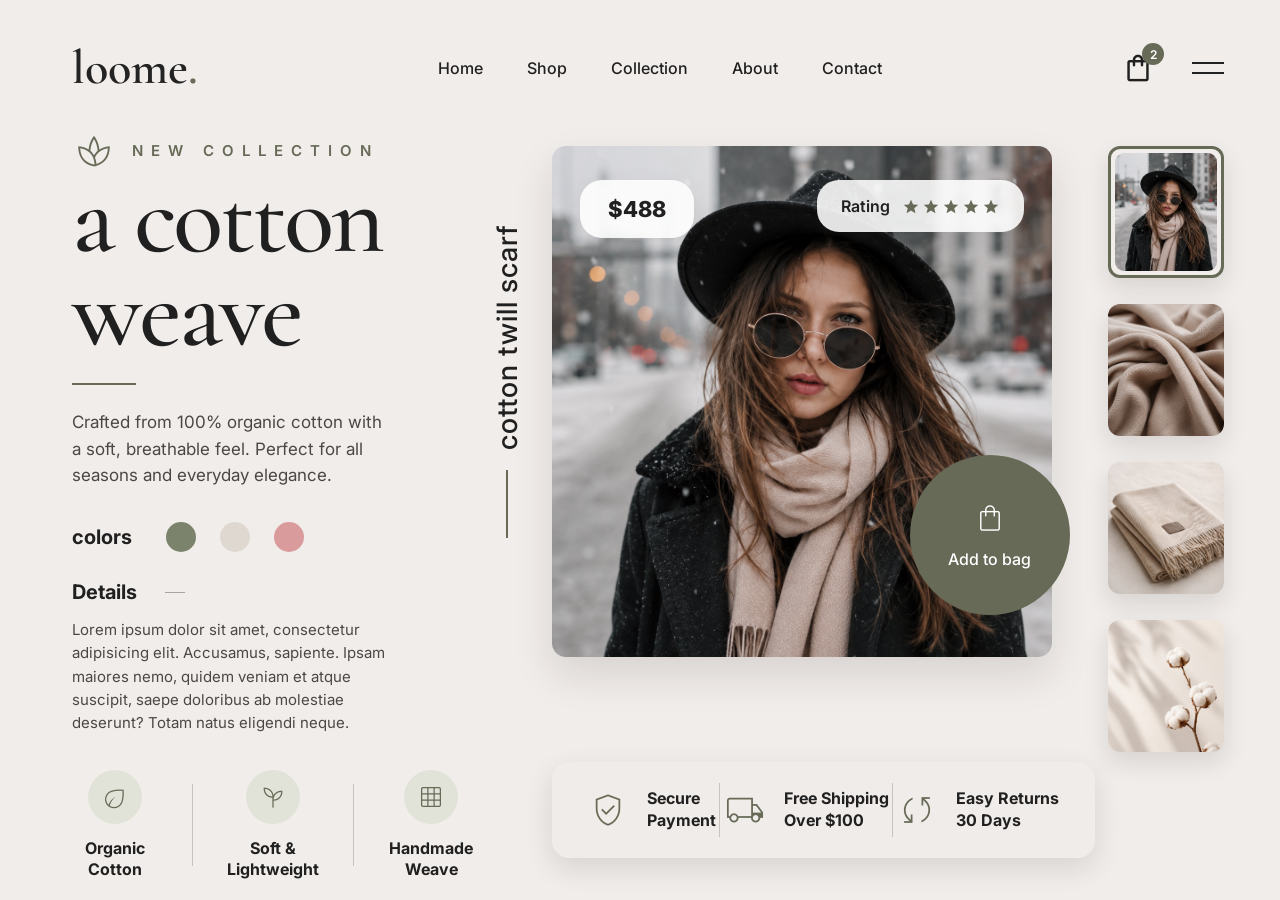
<file: loome-fashion-ui/index.html>
<!doctype html>
<html lang="en">
  <head>
    <meta charset="UTF-8" />
    <meta name="viewport" content="width=device-width, initial-scale=1.0" />
    <title>Loome.</title>

    <!-- Google Fonts -->
    <link
      href="https://fonts.googleapis.com/css2?family=Cormorant+Garamond:wght@400;500;600;700&family=Inter:wght@300;400;500;600;700&display=swap"
      rel="stylesheet"
    />

    <!-- Google Icons -->
    <link
      rel="stylesheet"
      href="https://fonts.googleapis.com/css2?family=Material+Symbols+Outlined"
    />

    <link rel="stylesheet" href="style.css" />
  </head>

  <body>
    <nav>
      <span class="logo-text">loome<span>.</span></span>

      <ul class="nav-link-container">
        <li class="navlink"><a href="#">Home</a></li>
        <li class="navlink"><a href="#">Shop</a></li>
        <li class="navlink"><a href="#">Collection</a></li>
        <li class="navlink"><a href="#">About</a></li>
        <li class="navlink"><a href="#">Contact</a></li>
      </ul>

      <div class="nav-icons">
        <div class="shopping-bag-icon">
          <div class="cart-value">2</div>
          <span class="material-symbols-outlined">shopping_bag</span>
        </div>

        <div class="menu-icon-open">
          <div class="line-1"></div>
          <div class="line-2"></div>
        </div>
      </div>
    </nav>

    <main>
      <div class="left">
        <div class="tag">
          <span class="material-symbols-outlined">spa</span>
          <span class="text">New Collection</span>
        </div>

        <h1>a cotton <br />weave</h1>

        <div class="divider-1"></div>

        <p class="hero-description">
          Crafted from 100% organic cotton with <br />
          a soft, breathable feel. Perfect for all <br />
          seasons and everyday elegance.
        </p>

        <div class="color-section">
          <span class="color-title">colors</span>

          <div class="color-options">
            <span class="color-dot olive"></span>
            <span class="color-dot beige"></span>
            <span class="color-dot pink"></span>
          </div>
        </div>

        <div class="details-section">
          <div class="details-heading">
            <span>Details</span>
            <div class="details-line"></div>
          </div>

          <p class="details-text">
            Lorem ipsum dolor sit amet, consectetur <br />
            adipisicing elit. Accusamus, sapiente. Ipsam <br />
            maiores nemo, quidem veniam et atque <br />
            suscipit, saepe doloribus ab molestiae <br />
            deserunt? Totam natus eligendi neque.
          </p>
        </div>

        <div class="feature-row">
          <div class="feature-card">
            <div class="feature-icon">
              <span class="material-symbols-outlined">eco</span>
            </div>
            <p>Organic <br />Cotton</p>
          </div>

          <div class="feature-divider"></div>

          <div class="feature-card">
            <div class="feature-icon">
              <span class="material-symbols-outlined">psychiatry</span>
            </div>
            <p>Soft & <br />Lightweight</p>
          </div>

          <div class="feature-divider"></div>

          <div class="feature-card">
            <div class="feature-icon">
              <span class="material-symbols-outlined">grid_on</span>
            </div>
            <p>Handmade <br />Weave</p>
          </div>
        </div>
      </div>

      <div class="right">
        <div class="product-showcase">
          <div class="price-pill">$488</div>

          <div class="rating-pill">
            <span>Rating</span>
            <div class="stars">
              <span class="material-symbols-outlined">star</span>
              <span class="material-symbols-outlined">star</span>
              <span class="material-symbols-outlined">star</span>
              <span class="material-symbols-outlined">star</span>
              <span class="material-symbols-outlined">star</span>
            </div>
          </div>

          <img
            src="./assets/01-girl.png"
            alt="Woman wearing cotton scarf"
            class="hero-img"
          />

          <div class="vertical-text">
            <span>cotton twill scarf</span>
            <div></div>
          </div>

          <button class="add-to-bag">
            <span class="material-symbols-outlined">shopping_bag</span>
            <span>Add to bag</span>
          </button>
        </div>

        <div class="side-gallery">
          <div class="gallery-card active">
            <img src="./assets/01-girl.png" alt="Scarf model" />
          </div>

          <div class="gallery-card">
            <img src="./assets/02-scarf.png" alt="Scarf fabric" />
          </div>

          <div class="gallery-card">
            <img src="./assets/03-scarf-folded.png" alt="Folded scarf" />
          </div>

          <div class="gallery-card">
            <img src="./assets/04-cotton-flowers.png" alt="Cotton flowers" />
          </div>
        </div>

        <div class="benefits-card">
          <div class="benefit-item">
            <span class="material-symbols-outlined">verified_user</span>
            <p>Secure <br />Payment</p>
          </div>

          <div class="benefit-divider"></div>

          <div class="benefit-item">
            <span class="material-symbols-outlined">local_shipping</span>
            <p>Free Shipping <br />Over $100</p>
          </div>

          <div class="benefit-divider"></div>

          <div class="benefit-item">
            <span class="material-symbols-outlined">sync</span>
            <p>Easy Returns <br />30 Days</p>
          </div>
        </div>
      </div>
    </main>
  </body>
</html>
</file>
<file: loome-fashion-ui/style.css>
* {
  margin: 0;
  padding: 0;
  box-sizing: border-box;
}

:root {
  --primary-bg-color: #f1edea;
  --logo-text-color: #232323;
  --primary-text-color: #4a4845;
  --secondary-text-color: #212021;
  --muted-text-color: #676a57;
  --border-color: #676a57;

  --font-serif: "Cormorant Garamond", serif;
  --font-sans: "Inter", sans-serif;
}

html,
body {
  height: 100dvh;
  width: 100dvw;
  overflow: hidden;
  background-color: var(--primary-bg-color);
  font-family: var(--font-sans);
}

body {
  padding: 32px 56px 24px 72px;
}

/* Navbar */

nav {
  height: 72px;
  display: flex;
  justify-content: space-between;
  align-items: center;
  width: 100%;
}

.logo-text {
  font-family: var(--font-serif);
  color: var(--logo-text-color);
  font-size: 3rem;
  line-height: 1;
  font-weight: 600;
}

.logo-text > span {
  color: var(--muted-text-color);
}

.nav-link-container {
  display: flex;
  list-style-type: none;
  gap: 44px;
}

.navlink {
  position: relative;
}

.navlink a {
  text-decoration: none;
  font-family: var(--font-sans);
  color: var(--secondary-text-color);
  font-size: 16px;
  font-weight: 500;
}

.navlink::after {
  content: "";
  position: absolute;
  left: 50%;
  bottom: -12px;
  width: 0%;
  height: 2px;
  background-color: var(--border-color);
  transform: translateX(-50%);
  transition: width 0.3s ease;
}

.navlink:hover::after,
.navlink.active::after {
  width: 28px;
}

.nav-icons {
  display: flex;
  align-items: center;
  gap: 38px;
}

.shopping-bag-icon {
  position: relative;
  display: flex;
  align-items: center;
  justify-content: center;
}

.shopping-bag-icon > span {
  cursor: pointer;
  font-size: 32px;
  color: var(--secondary-text-color);
}

.cart-value {
  position: absolute;
  top: -9px;
  right: -10px;
  height: 22px;
  width: 22px;
  border-radius: 50%;
  background-color: var(--border-color);
  color: white;
  font-size: 12px;
  font-weight: 600;
  display: flex;
  align-items: center;
  justify-content: center;
}

.menu-icon-open {
  width: 32px;
  height: 24px;
  position: relative;
  cursor: pointer;
}

.menu-icon-open > div {
  position: absolute;
  right: 0;
  width: 32px;
  height: 2px;
  background-color: var(--secondary-text-color);
}

.menu-icon-open > .line-1 {
  top: 6px;
}

.menu-icon-open > .line-2 {
  bottom: 6px;
}

/* Main */

main {
  height: calc(100dvh - 72px - 56px);
  width: 100%;
  display: flex;
}

.left {
  flex-basis: 38%;
  height: 100%;
  padding-top: 24px;
}

.right {
  flex-basis: 62%;
  height: 100%;
}

/* Left hero content */

.tag {
  width: fit-content;
  display: flex;
  align-items: center;
  gap: 16px;
}

.tag .material-symbols-outlined {
  color: var(--muted-text-color);
  font-size: 44px;
  font-variation-settings:
    "FILL" 0,
    "wght" 200,
    "GRAD" 0,
    "opsz" 24;
}

.tag .text {
  text-transform: uppercase;
  font-size: 15px;
  letter-spacing: 8px;
  color: var(--muted-text-color);
  font-weight: 600;
}

.left h1 {
  font-family: var(--font-serif);
  font-size: 104px;
  color: var(--secondary-text-color);
  letter-spacing: -3px;
  line-height: 0.9;
  font-weight: 500;
}

.divider-1 {
  height: 2px;
  width: 64px;
  background-color: var(--border-color);
  margin-top: 24px;
  margin-bottom: 24px;
}

.hero-description {
  color: var(--primary-text-color);
  font-size: 17px;
  line-height: 1.55;
  margin-bottom: 34px;
}

/* Colors */

.color-section {
  display: flex;
  align-items: center;
  gap: 34px;
  margin-bottom: 28px;
}

.color-title {
  color: var(--secondary-text-color);
  font-size: 20px;
  font-weight: 700;
}

.color-options {
  display: flex;
  align-items: center;
  gap: 24px;
}

.color-dot {
  width: 30px;
  height: 30px;
  border-radius: 50%;
  display: inline-block;
}

.color-dot.olive {
  background-color: #7b836d;
}

.color-dot.beige {
  background-color: #ded8d1;
}

.color-dot.pink {
  background-color: #d99b9c;
}

/* Details */

.details-section {
  margin-bottom: 36px;
}

.details-heading {
  display: flex;
  align-items: center;
  gap: 28px;
  margin-bottom: 14px;
}

.details-heading span {
  font-size: 20px;
  font-weight: 700;
  color: var(--secondary-text-color);
}

.details-line {
  width: 20px;
  height: 1px;
  background-color: #a9a39d;
}

.details-text {
  color: var(--primary-text-color);
  font-size: 15px;
  line-height: 1.55;
}

/* Features */

.feature-row {
  display: flex;
  align-items: center;
  gap: 34px;
}

.feature-card {
  display: flex;
  flex-direction: column;
  align-items: center;
  gap: 14px;
  min-width: 86px;
}

.feature-icon {
  width: 54px;
  height: 54px;
  border-radius: 50%;
  background-color: #e1e3d8;
  display: flex;
  align-items: center;
  justify-content: center;
}

.feature-icon .material-symbols-outlined {
  color: var(--muted-text-color);
  font-size: 30px;
  font-variation-settings:
    "FILL" 0,
    "wght" 200,
    "GRAD" 0,
    "opsz" 24;
}

.feature-card p {
  text-align: center;
  color: var(--secondary-text-color);
  font-size: 16px;
  font-weight: 700;
  line-height: 1.3;
}

.feature-divider {
  width: 1px;
  height: 82px;
  background-color: #c8c3bc;
}

/* Right Content */

.right {
  flex-basis: 62%;
  height: 100%;
  position: relative;
  display: flex;
  align-items: flex-start;
  justify-content: flex-end;
  padding-top: 42px;
}

.product-showcase {
  position: relative;
  width: 70%;
  height: 70%;
  border-radius: 14px;
  overflow: visible;
}

.hero-img {
  width: 100%;
  height: 100%;
  object-fit: cover;
  object-position: center;
  border-radius: 14px;
  display: block;
  box-shadow: 0 18px 40px rgba(30, 27, 24, 0.12);
}

.price-pill {
  position: absolute;
  top: 34px;
  left: 28px;
  z-index: 3;
  padding: 16px 28px;
  border-radius: 22px;
  background-color: rgba(255, 255, 255, 0.88);
  color: var(--secondary-text-color);
  font-size: 22px;
  font-weight: 800;
  box-shadow: 0 12px 30px rgba(30, 27, 24, 0.08);
}

.rating-pill {
  position: absolute;
  top: 34px;
  right: 28px;
  z-index: 3;
  padding: 16px 24px;
  border-radius: 22px;
  background-color: rgba(255, 255, 255, 0.88);
  display: flex;
  align-items: center;
  gap: 12px;
  color: var(--secondary-text-color);
  box-shadow: 0 12px 30px rgba(30, 27, 24, 0.08);
}

.rating-pill > span {
  font-size: 16px;
  font-weight: 600;
}

.stars {
  display: flex;
  align-items: center;
  gap: 2px;
}

.stars .material-symbols-outlined {
  font-size: 18px;
  color: var(--muted-text-color);
  font-variation-settings:
    "FILL" 1,
    "wght" 400,
    "GRAD" 0,
    "opsz" 20;
}

.vertical-text {
  position: absolute;
  left: -62px;
  top: 46%;
  transform: translateY(-50%);
  display: flex;
  flex-direction: column;
  align-items: center;
  gap: 20px;
}

.vertical-text span {
  writing-mode: vertical-rl;
  transform: rotate(180deg);
  color: var(--secondary-text-color);
  font-size: 28px;
  font-weight: 500;
  letter-spacing: 1px;
}

.vertical-text div {
  width: 2px;
  height: 68px;
  background-color: var(--border-color);
}

.add-to-bag {
  position: absolute;
  right: -18px;
  bottom: 42px;
  z-index: 3;
  width: 160px;
  height: 160px;
  border: none;
  border-radius: 50%;
  background-color: var(--border-color);
  color: white;
  display: flex;
  flex-direction: column;
  align-items: center;
  justify-content: center;
  gap: 14px;
  cursor: pointer;
  font-family: var(--font-sans);
  font-size: 16px;
  font-weight: 500;
}

.add-to-bag .material-symbols-outlined {
  font-size: 34px;
  color: white;
  font-variation-settings:
    "FILL" 0,
    "wght" 200,
    "GRAD" 0,
    "opsz" 24;
}

/* Right side image grid */

.side-gallery {
  width: 116px;
  margin-left: 56px;
  display: flex;
  flex-direction: column;
  gap: 26px;
}

.gallery-card {
  width: 116px;
  height: 132px;
  border-radius: 12px;
  overflow: hidden;
  background-color: #efe9e3;
  box-shadow: 0 10px 24px rgba(30, 27, 24, 0.12);
}

.gallery-card.active {
  border: 3px solid var(--border-color);
  padding: 4px;
  background-color: var(--primary-bg-color);
}

.gallery-card img {
  width: 100%;
  height: 100%;
  object-fit: cover;
  object-position: center;
  border-radius: 9px;
  display: block;
}

/* Bottom benefits */

.benefits-card {
  position: absolute;
  left: 42px;
  bottom: 18px;
  width: 76%;
  height: 96px;
  border-radius: 18px;
  background-color: rgba(241, 237, 234, 0.96);
  box-shadow: 0 10px 28px rgba(30, 27, 24, 0.12);
  display: flex;
  align-items: center;
  justify-content: space-around;
  padding: 0 34px;
}

.benefit-item {
  display: flex;
  align-items: center;
  gap: 18px;
}

.benefit-item .material-symbols-outlined {
  color: var(--muted-text-color);
  font-size: 42px;
  font-variation-settings:
    "FILL" 0,
    "wght" 200,
    "GRAD" 0,
    "opsz" 24;
}

.benefit-item p {
  color: var(--secondary-text-color);
  font-size: 16px;
  font-weight: 700;
  line-height: 1.35;
}

.benefit-divider {
  width: 1px;
  height: 54px;
  background-color: #c8c3bc;
}
</file>
